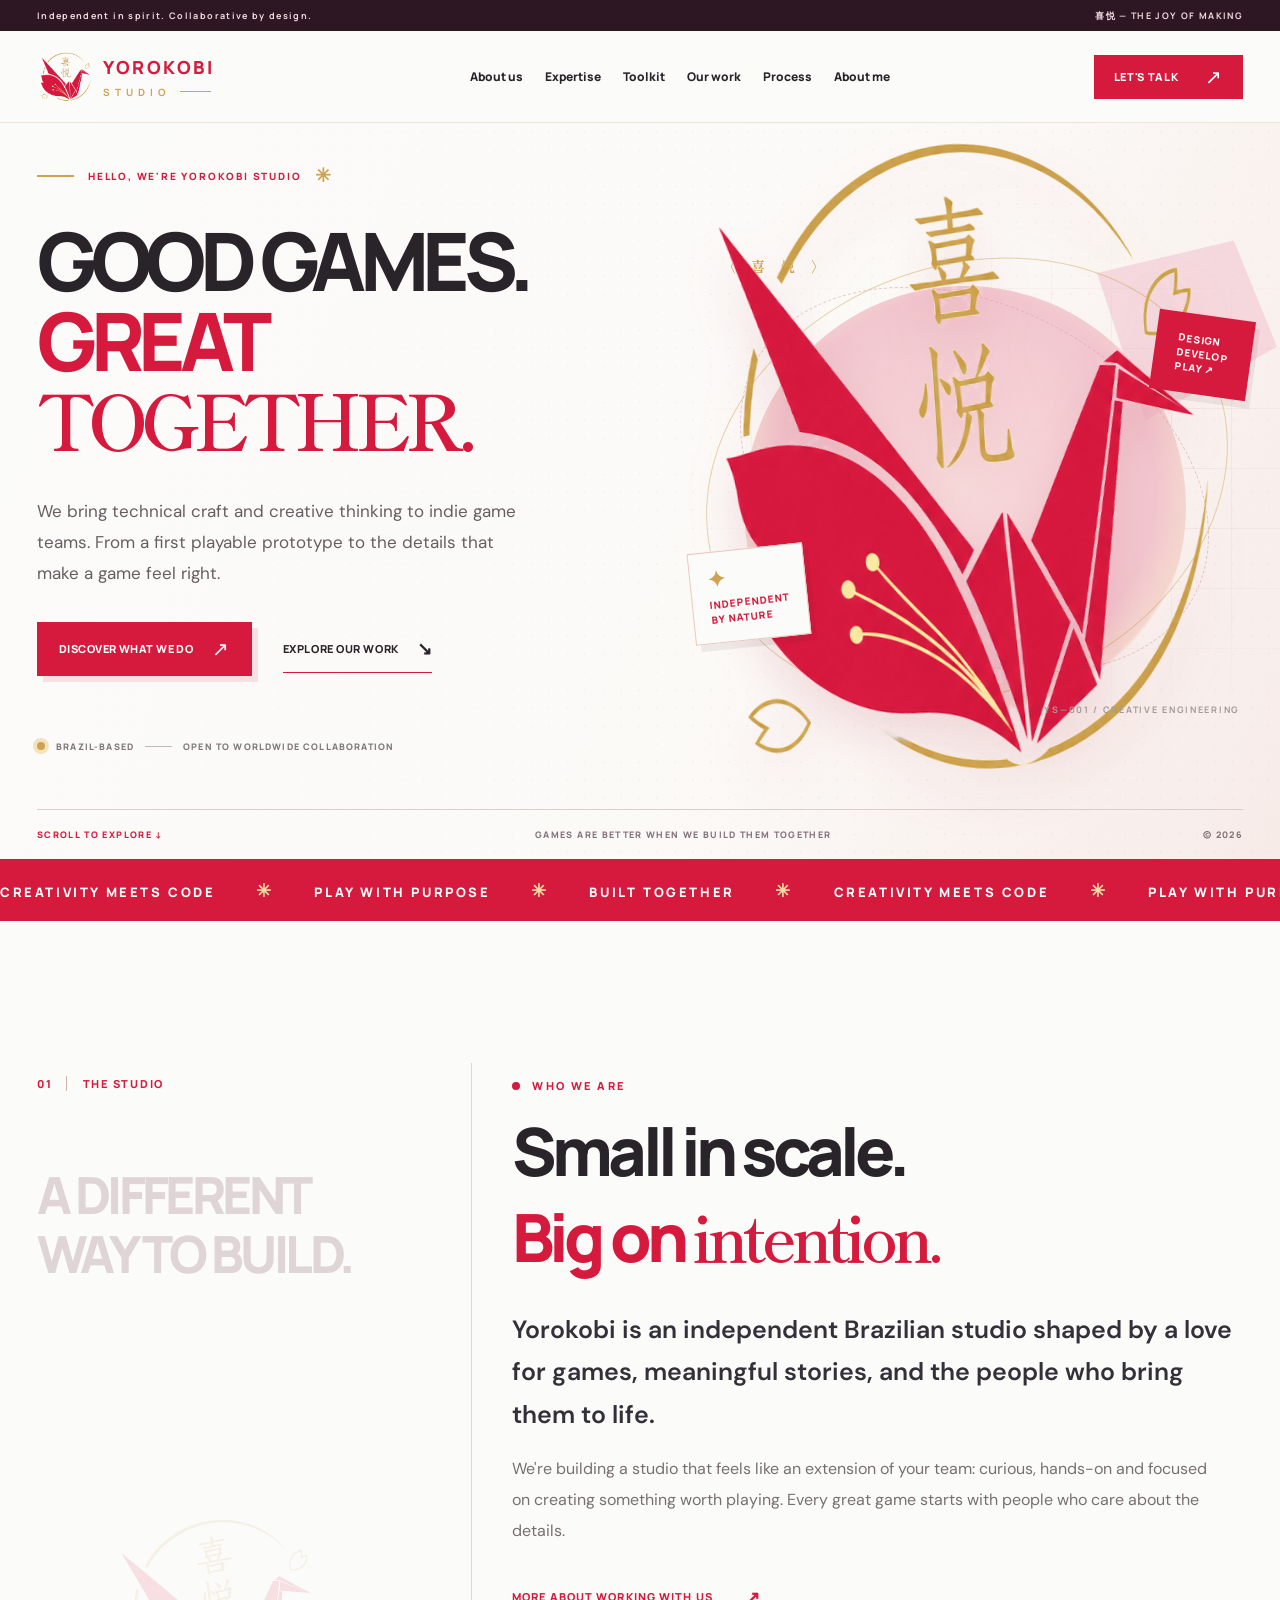
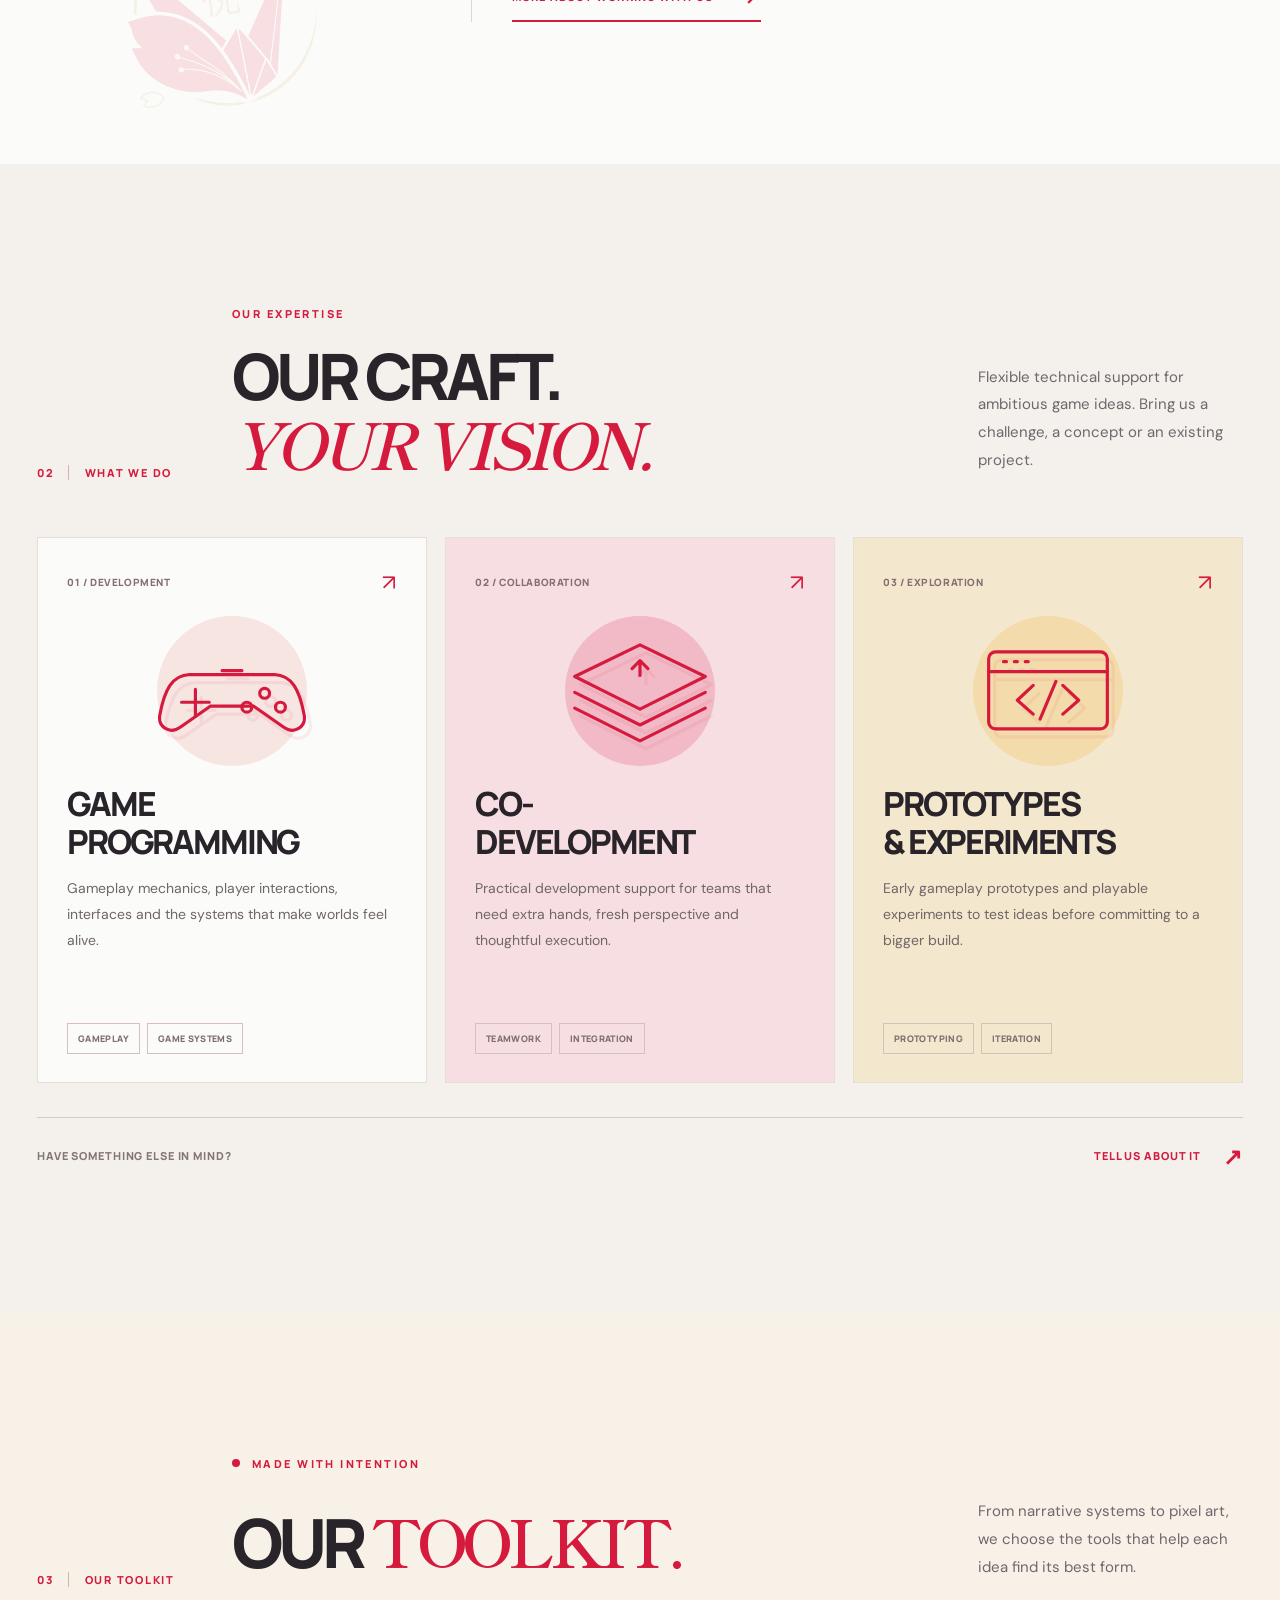
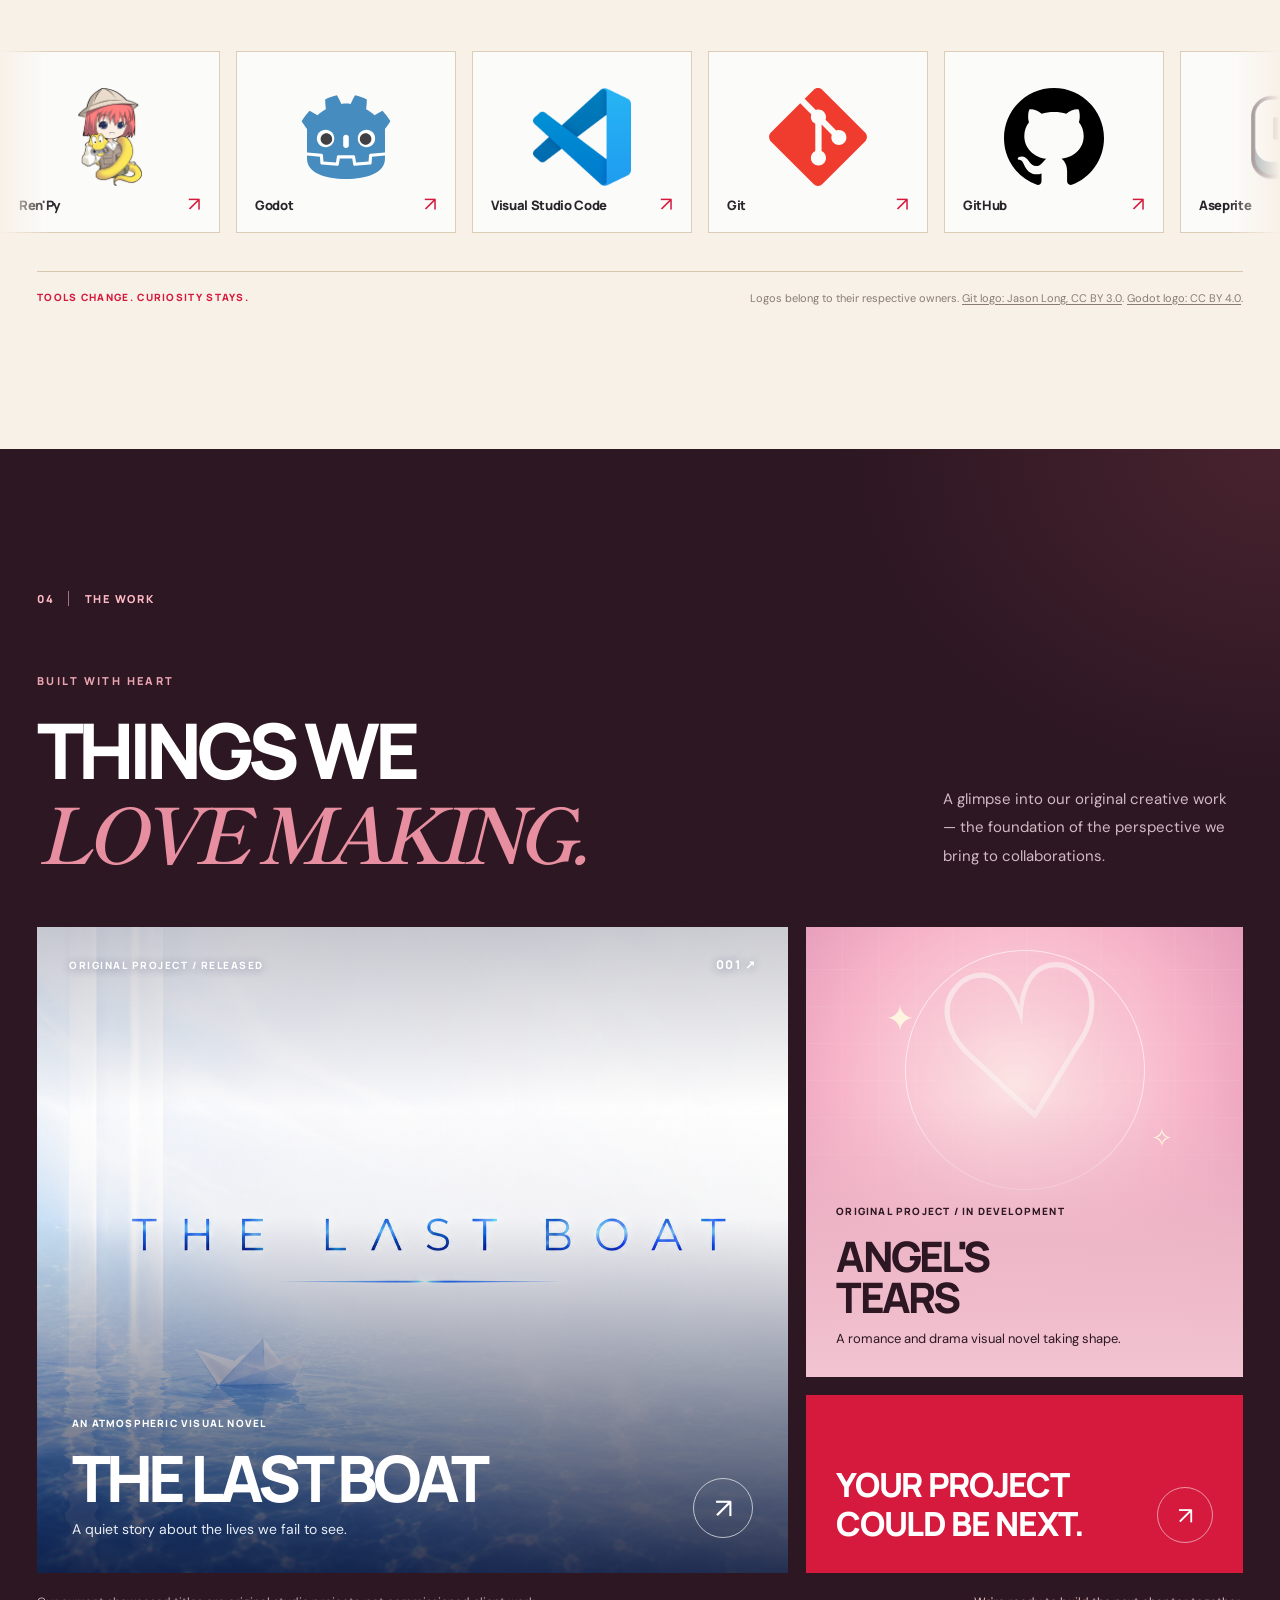
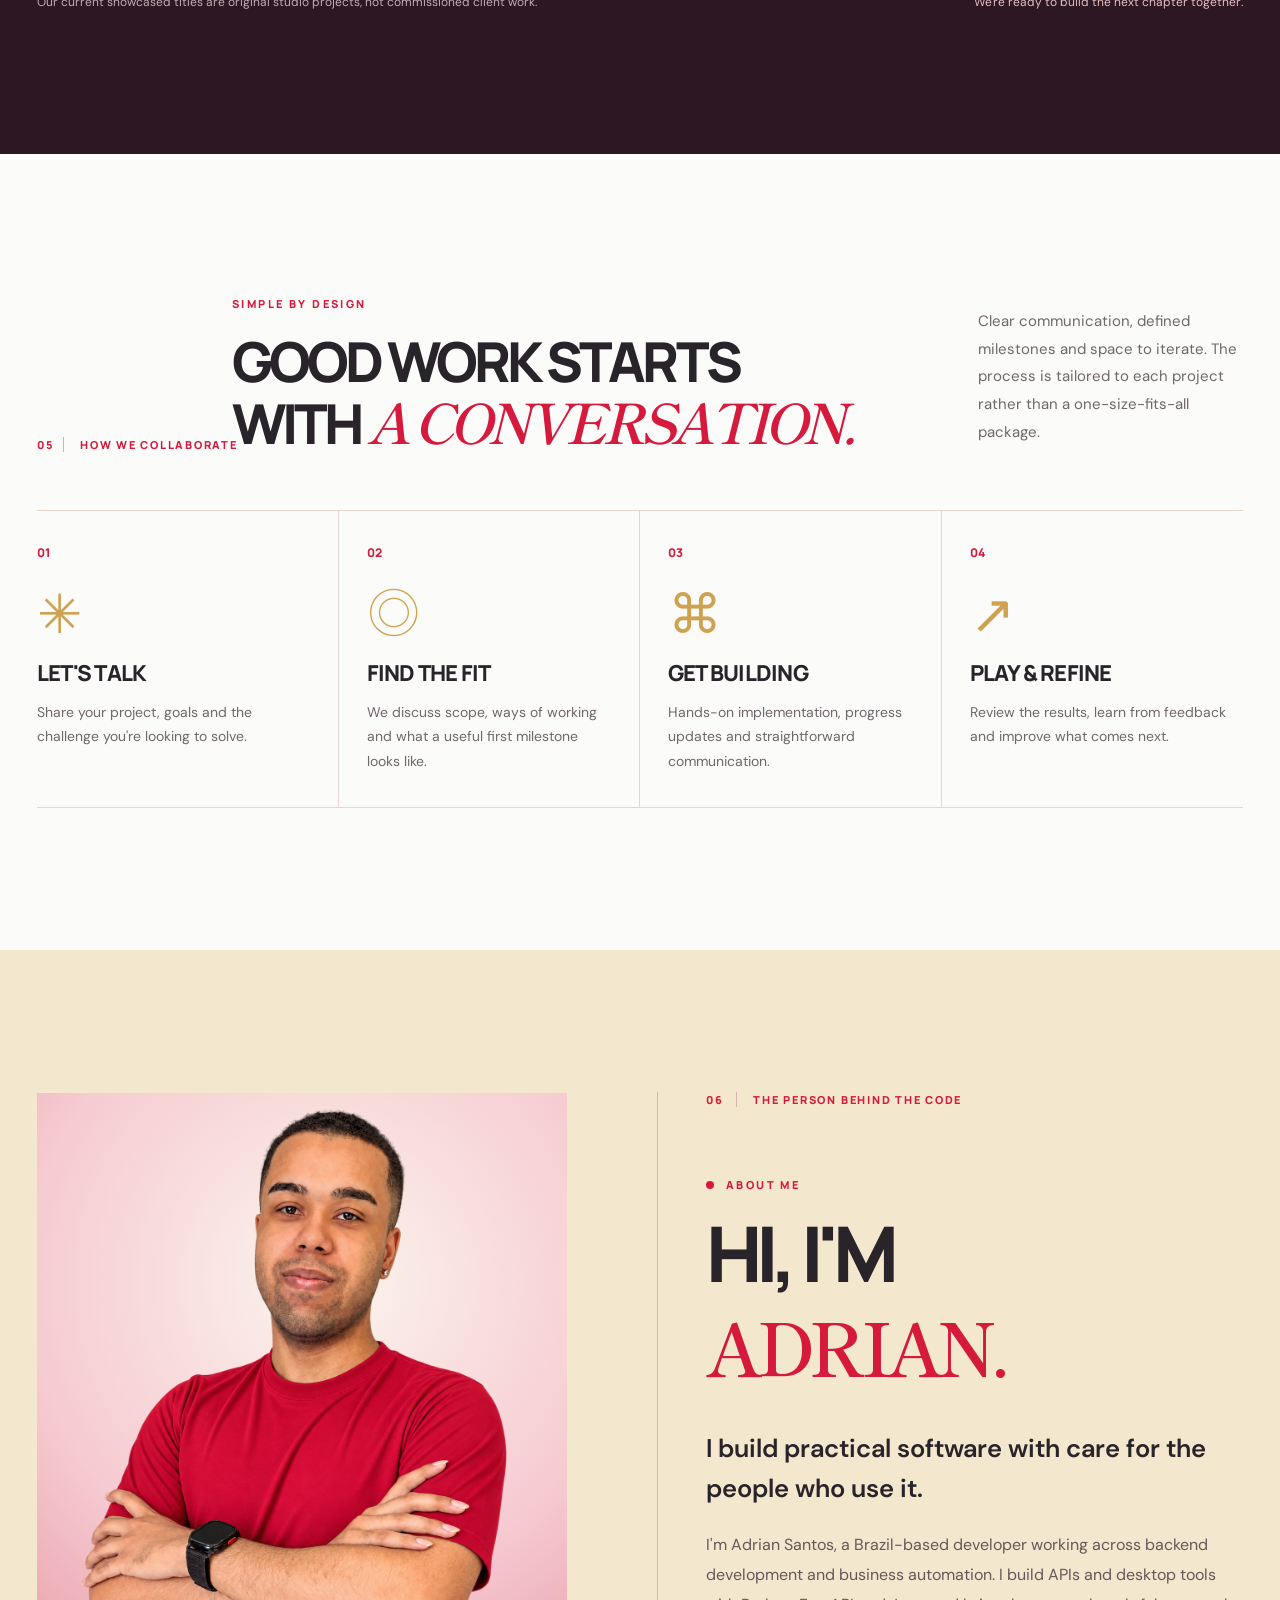
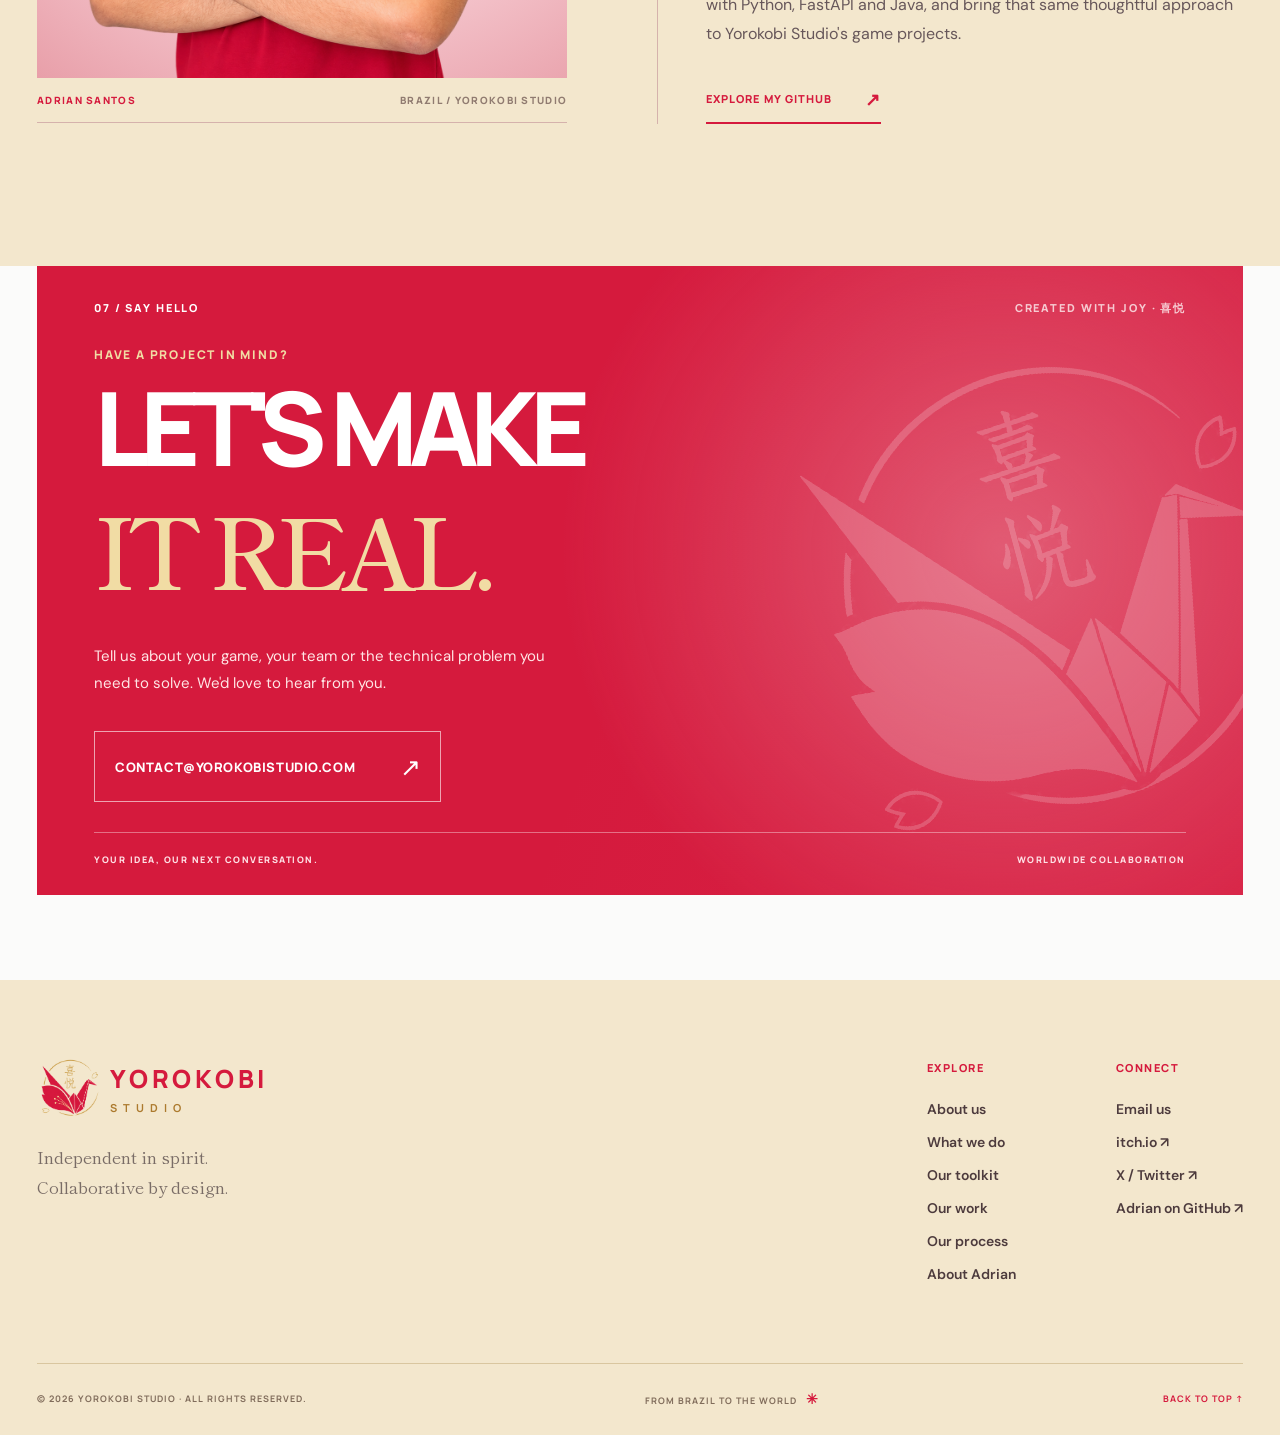
<file: index.html>
<!doctype html>
<html lang="en">
<head>
  <meta charset="utf-8">
  <meta name="viewport" content="width=device-width, initial-scale=1">
  <meta name="color-scheme" content="light">
  <meta name="theme-color" content="#FBFBFA">
  <meta name="description" content="Yorokobi Studio is an independent game development partner from Brazil. Game programming, co-development and prototyping for creative teams around the world.">
  <meta property="og:type" content="website">
  <meta property="og:title" content="Yorokobi Studio — Made to Create Together">
  <meta property="og:description" content="Independent game development, programming, prototyping and co-development for creators worldwide.">
  <meta property="og:url" content="https://www.yorokobistudio.com/">
  <meta property="og:image" content="https://www.yorokobistudio.com/assets/img/yorokobi-original.jpg">
  <link rel="canonical" href="https://www.yorokobistudio.com/">
  <link rel="icon" href="assets/favicon/favicon.ico" sizes="any">
  <link rel="icon" href="assets/favicon/favicon.svg" type="image/svg+xml">
  <link rel="apple-touch-icon" href="assets/favicon/apple-touch-icon.png">
  <link rel="preconnect" href="https://fonts.googleapis.com">
  <link rel="preconnect" href="https://fonts.gstatic.com" crossorigin>
  <link href="https://fonts.googleapis.com/css2?family=DM+Sans:wght@400;500;600;700&family=Manrope:wght@400;500;600;700;800&family=Shippori+Mincho:wght@500;600;700&display=swap" rel="stylesheet">
  <link rel="stylesheet" href="assets/css/style.css">
  <title>Yorokobi Studio — Made to Create Together</title>
</head>
<body>
  <a href="#main" class="skip-link">Skip to content</a>
  <div class="topline" aria-hidden="true">
    <div class="container topline-inner"><span>Independent in spirit. Collaborative by design.</span><span>喜悦 — THE JOY OF MAKING</span></div>
  </div>
  <header class="site-header" data-header>
    <div class="container nav-shell">
      <a class="brand" href="#top" aria-label="Yorokobi Studio home">
        <img src="assets/img/yorokobi-crane.png" width="56" height="56" alt="" class="brand-symbol">
        <span class="brand-type"><strong>YOROKOBI</strong><span>STUDIO<span class="brand-line"></span></span></span>
      </a>
      <nav class="desktop-nav" aria-label="Primary navigation">
        <a href="#about">About us</a><a href="#services">Expertise</a><a href="#toolkit">Toolkit</a><a href="#work">Our work</a><a href="#process">Process</a><a href="#adrian">About me</a>
      </nav>
      <a class="header-cta" href="mailto:contact@yorokobistudio.com?subject=Project%20inquiry%20%E2%80%94%20Yorokobi%20Studio">LET'S TALK <span aria-hidden="true">↗</span></a>
      <button class="menu-toggle" type="button" data-menu-toggle aria-controls="mobile-menu" aria-expanded="false" aria-label="Open navigation menu">
        <span></span><span></span><span></span>
      </button>
    </div>
    <nav class="mobile-nav" id="mobile-menu" aria-label="Mobile navigation" data-mobile-nav hidden>
      <a href="#about">About us</a><a href="#services">Expertise</a><a href="#toolkit">Toolkit</a><a href="#work">Our work</a><a href="#process">Process</a><a href="#adrian">About me</a><a href="#contact">Contact us ↗</a>
    </nav>
  </header>

  <main id="main">
    <section class="hero" id="top" aria-labelledby="hero-title">
      <div class="hero-backdrop" aria-hidden="true"></div>
      <div class="container hero-inner">
        <div class="hero-copy">
          <div class="eyebrow"><span class="eyebrow-line"></span> HELLO, WE'RE YOROKOBI STUDIO <span class="eyebrow-cross" aria-hidden="true">✳</span></div>
          <h1 id="hero-title">GOOD GAMES.<br><span>GREAT</span><br><em>TOGETHER.</em></h1>
          <p class="hero-description">We bring technical craft and creative thinking to indie game teams. From a first playable prototype to the details that make a game feel right.</p>
          <div class="hero-buttons">
            <a href="#services" class="btn btn-primary">DISCOVER WHAT WE DO <span aria-hidden="true">↗</span></a>
            <a href="#work" class="text-link">EXPLORE OUR WORK <span aria-hidden="true">↘</span></a>
          </div>
          <div class="hero-footnote"><span class="status-ping"></span> BRAZIL-BASED <span class="hero-footnote-divider"></span> OPEN TO WORLDWIDE COLLABORATION</div>
        </div>
        <div class="hero-stage" role="img" aria-label="Yorokobi Studio red origami crane emblem">
          <div class="hero-stage-grid" aria-hidden="true"></div>
          <div class="hero-stage-orbit orbit-one" aria-hidden="true"></div>
          <div class="hero-stage-orbit orbit-two" aria-hidden="true"></div>
          <div class="hero-stage-sun" aria-hidden="true"></div>
          <div class="hero-stage-pink" aria-hidden="true"></div>
          <div class="hero-ornament top" aria-hidden="true">〈 喜 悦 〉</div>
          <img class="hero-crane" src="assets/img/yorokobi-crane.png" width="705" height="665" alt="">
          <div class="stage-sticker sticker-top" aria-hidden="true"><span>DESIGN</span><span>DEVELOP</span><span>PLAY ↗</span></div>
          <div class="stage-sticker sticker-bottom" aria-hidden="true"><span class="sticker-symbol">✦</span><span>INDEPENDENT<br>BY NATURE</span></div>
          <span class="stage-coordinate" aria-hidden="true">YS—001 / CREATIVE ENGINEERING</span>
        </div>
      </div>
      <div class="hero-bottom container"><span>SCROLL TO EXPLORE <span aria-hidden="true">↓</span></span><span>GAMES ARE BETTER WHEN WE BUILD THEM TOGETHER</span><span>© 2026</span></div>
    </section>

    <div class="marquee" aria-label="Programming, collaboration and creativity"><div class="marquee-track" aria-hidden="true">
      <span>CREATIVITY MEETS CODE <b>✳</b> PLAY WITH PURPOSE <b>✳</b> BUILT TOGETHER <b>✳</b> CREATIVITY MEETS CODE <b>✳</b> PLAY WITH PURPOSE <b>✳</b> BUILT TOGETHER <b>✳</b></span>
    </div></div>

    <section class="intro section-pad" id="about" aria-labelledby="about-title">
      <div class="container intro-grid">
        <div class="section-side reveal"><div class="section-index"><span>01</span><span>THE STUDIO</span></div><div class="intro-chapter">A DIFFERENT<br>WAY TO BUILD.</div><img src="assets/img/yorokobi-crane.png" alt="" loading="lazy" class="intro-watermark"></div>
        <div class="intro-content reveal">
          <p class="micro-heading"><span class="red-dot"></span> WHO WE ARE</p>
          <h2 id="about-title">Small in scale.<br><span>Big on</span> <em>intention.</em></h2>
          <p class="intro-lead">Yorokobi is an independent Brazilian studio shaped by a love for games, meaningful stories, and the people who bring them to life.</p>
          <p>We're building a studio that feels like an extension of your team: curious, hands-on and focused on creating something worth playing. Every great game starts with people who care about the details.</p>
          <a href="#contact" class="underlined-link">MORE ABOUT WORKING WITH US <span aria-hidden="true">↗</span></a>
        </div>
      </div>
    </section>

    <section class="services section-pad" id="services" aria-labelledby="services-title">
      <div class="container">
        <div class="section-heading reveal"><div class="section-index"><span>02</span><span>WHAT WE DO</span></div><div><p class="micro-heading">OUR EXPERTISE</p><h2 id="services-title">OUR CRAFT.<br><em>YOUR VISION.</em></h2></div><p>Flexible technical support for ambitious game ideas. Bring us a challenge, a concept or an existing project.</p></div>
        <div class="services-grid">
          <a class="service-card reveal" href="mailto:contact@yorokobistudio.com?subject=Game%20programming%20inquiry"><div class="service-top"><span>01 / DEVELOPMENT</span><span class="service-arrow" aria-hidden="true">↗</span></div><div class="service-visual gamepad-visual" aria-hidden="true"><svg viewBox="0 0 180 115"><path d="M47 41C30 42 22 55 17 82c-2 12 10 20 21 12l30-21h44l30 21c11 8 23 0 21-12-5-27-13-40-30-41H47Z"/><path d="M53 56v27M39 69h28"/><circle cx="123" cy="60" r="5"/><circle cx="139" cy="74" r="5"/><circle cx="105" cy="74" r="5"/><path d="M80 37h20"/></svg></div><div><h3>GAME<br>PROGRAMMING</h3><p>Gameplay mechanics, player interactions, interfaces and the systems that make worlds feel alive.</p></div><div class="service-tags"><span>GAMEPLAY</span><span>GAME SYSTEMS</span></div></a>
          <a class="service-card service-card-pink reveal" href="mailto:contact@yorokobistudio.com?subject=Co-development%20inquiry"><div class="service-top"><span>02 / COLLABORATION</span><span class="service-arrow" aria-hidden="true">↗</span></div><div class="service-visual stack-visual" aria-hidden="true"><svg viewBox="0 0 180 115"><path d="m90 11 66 32-66 33-66-33 66-32Z"/><path d="m24 59 66 33 66-33M24 75l66 33 66-33"/><path d="M90 42v-15M82 35l8-8 8 8"/></svg></div><div><h3>CO-<br>DEVELOPMENT</h3><p>Practical development support for teams that need extra hands, fresh perspective and thoughtful execution.</p></div><div class="service-tags"><span>TEAMWORK</span><span>INTEGRATION</span></div></a>
          <a class="service-card service-card-gold reveal" href="mailto:contact@yorokobistudio.com?subject=Prototyping%20inquiry"><div class="service-top"><span>03 / EXPLORATION</span><span class="service-arrow" aria-hidden="true">↗</span></div><div class="service-visual prototype-visual" aria-hidden="true"><svg viewBox="0 0 180 115"><rect x="30" y="18" width="120" height="78" rx="7"/><path d="M30 38h120M45 28h3M56 28h3M67 28h3M75 52l-16 15 16 14M105 52l16 15-16 14M98 48l-16 38"/></svg></div><div><h3>PROTOTYPES<br>&amp; EXPERIMENTS</h3><p>Early gameplay prototypes and playable experiments to test ideas before committing to a bigger build.</p></div><div class="service-tags"><span>PROTOTYPING</span><span>ITERATION</span></div></a>
        </div>
        <div class="services-foot reveal"><span>HAVE SOMETHING ELSE IN MIND?</span><a href="mailto:contact@yorokobistudio.com?subject=Let's%20discuss%20a%20game%20project">TELL US ABOUT IT <span aria-hidden="true">↗</span></a></div>
      </div>
    </section>

    <section class="toolkit section-pad" id="toolkit" aria-labelledby="toolkit-title">
      <div class="container toolkit-intro reveal">
        <div class="section-index"><span>03</span><span>OUR TOOLKIT</span></div>
        <div><p class="micro-heading"><span class="red-dot"></span> MADE WITH INTENTION</p><h2 id="toolkit-title">OUR <em>TOOLKIT.</em></h2></div>
        <p>From narrative systems to pixel art, we choose the tools that help each idea find its best form.</p>
      </div>
      <div class="toolkit-marquee" aria-label="Tools used by Yorokobi Studio">
        <div class="toolkit-track" data-toolkit-track>
          <div class="toolkit-group">
            <a class="toolkit-card" href="https://www.renpy.org/" target="_blank" rel="noopener noreferrer"><img src="assets/img/toolkit/renpy.png" alt="" width="130" height="200"><span>Ren'Py</span><span class="toolkit-arrow" aria-hidden="true">↗</span></a>
            <a class="toolkit-card" href="https://godotengine.org/" target="_blank" rel="noopener noreferrer"><img src="assets/img/toolkit/godot.svg" alt="" width="1024" height="1024"><span>Godot</span><span class="toolkit-arrow" aria-hidden="true">↗</span></a>
            <a class="toolkit-card" href="https://code.visualstudio.com/" target="_blank" rel="noopener noreferrer"><img src="assets/img/toolkit/visual-studio-code.png" alt="" width="1024" height="1024"><span>Visual Studio Code</span><span class="toolkit-arrow" aria-hidden="true">↗</span></a>
            <a class="toolkit-card" href="https://git-scm.com/" target="_blank" rel="noopener noreferrer"><img src="assets/img/toolkit/git.svg" alt="" width="78" height="78"><span>Git</span><span class="toolkit-arrow" aria-hidden="true">↗</span></a>
            <a class="toolkit-card" href="https://github.com/" target="_blank" rel="noopener noreferrer"><img src="assets/img/toolkit/github.svg" alt="" width="98" height="96"><span>GitHub</span><span class="toolkit-arrow" aria-hidden="true">↗</span></a>
            <a class="toolkit-card" href="https://www.aseprite.org/" target="_blank" rel="noopener noreferrer"><img src="assets/img/toolkit/aseprite-hd.png" alt="" width="512" height="512"><span>Aseprite</span><span class="toolkit-arrow" aria-hidden="true">↗</span></a>
            <a class="toolkit-card" href="https://krita.org/" target="_blank" rel="noopener noreferrer"><img src="assets/img/toolkit/krita.png" alt="" width="272" height="76"><span>Krita</span><span class="toolkit-arrow" aria-hidden="true">↗</span></a>
            <a class="toolkit-card" href="https://www.mapeditor.org/" target="_blank" rel="noopener noreferrer"><img src="assets/img/toolkit/tiled-app.png" alt="" width="512" height="512"><span>Tiled</span><span class="toolkit-arrow" aria-hidden="true">↗</span></a>
            <a class="toolkit-card" href="https://www.inklestudios.com/ink/" target="_blank" rel="noopener noreferrer"><img src="assets/img/toolkit/ink-inky.png" alt="" width="512" height="512"><span>Ink / Inky</span><span class="toolkit-arrow" aria-hidden="true">↗</span></a>
          </div>
        </div>
      </div>
      <div class="container toolkit-foot"><span>TOOLS CHANGE. CURIOSITY STAYS.</span><p>Logos belong to their respective owners. <a href="https://git-scm.com/community/logos" target="_blank" rel="noopener noreferrer">Git logo: Jason Long, CC BY 3.0</a>. <a href="https://godotengine.org/press/" target="_blank" rel="noopener noreferrer">Godot logo: CC BY 4.0</a>.</p></div>
    </section>

    <section class="work section-pad" id="work" aria-labelledby="work-title">
      <div class="container">
        <div class="work-title-row reveal"><div><div class="section-index light-index"><span>04</span><span>THE WORK</span></div><p class="micro-heading light-micro">BUILT WITH HEART</p><h2 id="work-title">THINGS WE<br><em>LOVE MAKING.</em></h2></div><p>A glimpse into our original creative work — the foundation of the perspective we bring to collaborations.</p></div>
        <div class="work-showcase reveal">
          <a class="work-feature" href="https://yorokobi-studio.itch.io/" target="_blank" rel="noopener noreferrer" aria-label="Visit Yorokobi Studio on itch.io to explore The Last Boat">
            <img src="assets/img/the-last-boat.png" alt="The Last Boat cover artwork: a paper boat floating across luminous blue water" loading="lazy">
            <div class="work-feature-shade"></div>
            <div class="work-feature-top"><span>ORIGINAL PROJECT / RELEASED</span><span>001 ↗</span></div>
            <div class="work-feature-bottom"><div><span class="tiny-label">AN ATMOSPHERIC VISUAL NOVEL</span><h3>THE LAST BOAT</h3><p>A quiet story about the lives we fail to see.</p></div><span class="work-circle" aria-hidden="true">↗</span></div>
          </a>
          <div class="work-side">
            <article class="work-upcoming"><div class="work-upcoming-art" aria-hidden="true"><span class="falling-star star-a">✦</span><span class="falling-star star-b">✧</span><div class="heart-line">♡</div><div class="angel-arc"></div></div><div class="work-upcoming-body"><span class="tiny-label">ORIGINAL PROJECT / IN DEVELOPMENT</span><h3>ANGEL'S<br>TEARS</h3><p>A romance and drama visual novel taking shape.</p></div></article>
            <a class="work-more" href="#contact"><span>YOUR PROJECT<br>COULD BE NEXT.</span><span class="round-arrow" aria-hidden="true">↗</span></a>
          </div>
        </div>
        <div class="work-disclaimer">Our current showcased titles are original studio projects, not commissioned client work. <span>We're ready to build the next chapter together.</span></div>
      </div>
    </section>

    <section class="approach section-pad" id="process" aria-labelledby="process-title"><div class="container">
      <div class="section-heading reveal approach-heading"><div class="section-index"><span>05</span><span>HOW WE COLLABORATE</span></div><div><p class="micro-heading">SIMPLE BY DESIGN</p><h2 id="process-title">GOOD WORK STARTS<br>WITH <em>A CONVERSATION.</em></h2></div><p>Clear communication, defined milestones and space to iterate. The process is tailored to each project rather than a one-size-fits-all package.</p></div>
      <div class="steps">
        <article class="step reveal"><span class="step-num">01</span><div class="step-icon" aria-hidden="true">✳</div><h3>LET'S TALK</h3><p>Share your project, goals and the challenge you're looking to solve.</p></article>
        <article class="step reveal"><span class="step-num">02</span><div class="step-icon" aria-hidden="true">◎</div><h3>FIND THE FIT</h3><p>We discuss scope, ways of working and what a useful first milestone looks like.</p></article>
        <article class="step reveal"><span class="step-num">03</span><div class="step-icon" aria-hidden="true">⌘</div><h3>GET BUILDING</h3><p>Hands-on implementation, progress updates and straightforward communication.</p></article>
        <article class="step reveal"><span class="step-num">04</span><div class="step-icon" aria-hidden="true">↗</div><h3>PLAY &amp; REFINE</h3><p>Review the results, learn from feedback and improve what comes next.</p></article>
      </div>
    </div></section>

    <section class="person section-pad" id="adrian" aria-labelledby="adrian-title">
      <div class="container person-grid">
        <div class="person-portrait reveal">
          <div class="person-photo-frame"><img src="assets/img/adrian-santos.png" width="1122" height="1402" alt="Portrait of Adrian Santos" loading="lazy"></div>
          <div class="person-photo-caption"><span>ADRIAN SANTOS</span><span>BRAZIL / YOROKOBI STUDIO</span></div>
        </div>
        <div class="person-content reveal">
          <div class="section-index"><span>06</span><span>THE PERSON BEHIND THE CODE</span></div>
          <p class="micro-heading"><span class="red-dot"></span> ABOUT ME</p>
          <h2 id="adrian-title">HI, I'M<br><em>ADRIAN.</em></h2>
          <p class="person-lead">I build practical software with care for the people who use it.</p>
          <p>I'm Adrian Santos, a Brazil-based developer working across backend development and business automation. I build APIs and desktop tools with Python, FastAPI and Java, and bring that same thoughtful approach to Yorokobi Studio's game projects.</p>
          <a href="https://github.com/AdrianSantosBFX" class="underlined-link" target="_blank" rel="noopener noreferrer">EXPLORE MY GITHUB <span aria-hidden="true">↗</span></a>
        </div>
      </div>
    </section>

    <section class="contact-section" id="contact" aria-labelledby="contact-title"><div class="container contact-box reveal">
      <div class="contact-topline"><span>07 / SAY HELLO</span><span>CREATED WITH JOY · 喜悦</span></div>
      <img src="assets/img/yorokobi-crane.png" class="contact-bird" alt="" loading="lazy">
      <div class="contact-body"><p>HAVE A PROJECT IN MIND?</p><h2 id="contact-title">LET'S MAKE<br><em>IT REAL.</em></h2><span>Tell us about your game, your team or the technical problem you need to solve. We'd love to hear from you.</span><a class="contact-action" href="mailto:contact@yorokobistudio.com?subject=Game%20development%20inquiry"><span>CONTACT@YOROKOBISTUDIO.COM</span><strong aria-hidden="true">↗</strong></a></div>
      <div class="contact-bottom"><span>YOUR IDEA, OUR NEXT CONVERSATION.</span><span>WORLDWIDE COLLABORATION</span></div>
    </div></section>
  </main>

  <footer class="site-footer"><div class="container">
    <div class="footer-main"><div><a href="#top" class="footer-brand"><img src="assets/img/yorokobi-crane.png" alt="" width="64" height="64" loading="lazy"><span><strong>YOROKOBI</strong><small>STUDIO</small></span></a><p>Independent in spirit.<br>Collaborative by design.</p></div><div class="footer-links"><div><span>EXPLORE</span><a href="#about">About us</a><a href="#services">What we do</a><a href="#toolkit">Our toolkit</a><a href="#work">Our work</a><a href="#process">Our process</a><a href="#adrian">About Adrian</a></div><div><span>CONNECT</span><a href="mailto:contact@yorokobistudio.com">Email us</a><a href="https://yorokobi-studio.itch.io/" rel="noopener noreferrer" target="_blank">itch.io ↗</a><a href="https://x.com/YorokobiStudio" rel="noopener noreferrer" target="_blank">X / Twitter ↗</a><a href="https://github.com/AdrianSantosBFX" rel="noopener noreferrer" target="_blank">Adrian on GitHub ↗</a></div></div></div>
    <div class="footer-bottom"><span>© <span id="year">2026</span> YOROKOBI STUDIO · ALL RIGHTS RESERVED.</span><span>FROM BRAZIL TO THE WORLD <b>✳</b></span><a href="#top">BACK TO TOP ↑</a></div>
  </div></footer>
  <script src="assets/js/main.js" defer></script>
</body>
</html>
</file>
<file: assets/css/style.css>
/* ============================================================
   YOROKOBI STUDIO  /  Website styles
   Palette: original studio reds, blushes, champagne and gold.
   Pure CSS + HTML + JS. Desktop-first editorial layout,
   adapted for mobile. Components are grouped for upgrades.
   ============================================================ */
:root{
  --red:#D51A3D;--red-dark:#A91537;--rose:#E55F73;--blush:#F6CAD1;--blush-mid:#EF9AA9;
  --pink:#E67494;--gold:#CEA251;--light-gold:#F1DCA4;--cream:#F3E7CD;
  --white:#FBFBFA;--gray:#DCDCD4;--ink:#29242A;--ink-muted:#70666C;--dark:#2C1722;
  --max:1320px;--sans:'Manrope','Arial',sans-serif;--body:'DM Sans',Arial,sans-serif;
  --serif:'Shippori Mincho',Georgia,serif;
  --ease:cubic-bezier(.22,1,.36,1);
}
*{box-sizing:border-box}
html{scroll-behavior:smooth;scroll-padding-top:91px}
body{margin:0;background:var(--white);color:var(--ink);font-family:var(--body);font-size:16px;-webkit-font-smoothing:antialiased}
body.menu-open{overflow:hidden}
::selection{background:var(--red);color:#fff}
a{text-decoration:none;color:inherit}
button{font:inherit}
img,svg{max-width:100%}
img{display:block}
.container{width:min(var(--max),calc(100% - 96px));margin:auto}
.skip-link{position:fixed;z-index:1000;top:-80px;left:16px;color:#fff;background:var(--red);padding:12px 24px;font-weight:700}
.skip-link:focus{top:16px}
:focus-visible{outline:3px solid var(--gold);outline-offset:4px}
.section-pad{padding:142px 0}
.reveal{opacity:0;transform:translateY(35px);transition:opacity .85s var(--ease),transform .85s var(--ease)}
.reveal.visible{opacity:1;transform:translateY(0)}
/* Utilities */
.micro-heading{display:flex;align-items:center;gap:12px;margin:0 0 21px;color:var(--red);font:800 11px var(--sans);letter-spacing:.22em}
.red-dot{width:8px;height:8px;background:var(--red);border-radius:50%}
.section-index{display:flex;align-items:center;gap:16px;color:var(--red);font:800 11px var(--sans);letter-spacing:.16em;white-space:nowrap}
.section-index span:first-child{min-width:27px;padding-right:13px;border-right:1px solid #d5b2ac}
.section-heading{display:grid;grid-template-columns:215px 1fr 290px;align-items:end;gap:38px;margin-bottom:58px}
.section-heading h2,.work-title-row h2{font:800 clamp(48px,5vw,78px)/1.055 var(--sans);letter-spacing:-.072em;margin:0}
.section-heading h2 em,.work-title-row h2 em{font-family:var(--serif);font-weight:600;color:var(--red);letter-spacing:-.09em}
.section-heading > p{color:var(--ink-muted);font:400 15px/1.85 var(--body);margin:0 0 5px}
/* Pre-header & nav */
.topline{height:31px;background:var(--dark);color:#f1d9df;font:700 9px var(--sans);letter-spacing:.15em}
.topline-inner{height:100%;display:flex;align-items:center;justify-content:space-between}
.site-header{height:92px;position:sticky;top:0;z-index:50;background:rgba(251,251,250,.96);border-bottom:1px solid rgba(206,162,81,.25);transition:box-shadow .3s,background .3s;backdrop-filter:blur(14px)}
.site-header.scrolled{box-shadow:0 10px 30px rgba(58,23,34,.08)}
.nav-shell{height:100%;display:flex;align-items:center;gap:30px}
.brand{display:inline-flex;align-items:center;gap:11px;flex-shrink:0;min-width:229px}
.brand-symbol{height:55px;width:55px;object-fit:contain}
.brand-type{display:flex;flex-direction:column;line-height:1;gap:6px}
.brand-type strong{font:800 18px var(--sans);color:var(--red);letter-spacing:.14em}
.brand-type>span{display:flex;align-items:center;gap:10px;color:var(--gold);font:700 10px var(--sans);letter-spacing:.49em}
.brand-line{display:inline-block;height:1px;width:31px;background:var(--gold)}
.desktop-nav{display:flex;gap:34px;align-items:center;justify-content:center;flex:1}
.desktop-nav a{position:relative;font:800 12px var(--sans);transition:color .25s}
.desktop-nav a:after{content:'';height:2px;width:0;position:absolute;bottom:-8px;left:0;background:var(--red);transition:width .3s var(--ease)}
.desktop-nav a:hover{color:var(--red)}
.desktop-nav a:hover:after,.desktop-nav a:focus-visible:after{width:100%}
.header-cta{height:44px;display:flex;align-items:center;gap:27px;justify-content:center;padding:0 20px;background:var(--red);color:#fff;font:800 11px var(--sans);letter-spacing:.06em;transition:background .25s,transform .25s}
.header-cta:hover{background:var(--red-dark);transform:translateY(-2px)}
.header-cta span{font-size:20px;font-weight:400}
.menu-toggle{display:none;border:0;background:none;min-height:44px;min-width:44px;padding:10px;cursor:pointer}
.menu-toggle span{display:block;width:24px;height:2px;margin:5px 0;background:var(--red);transition:transform .2s}
.mobile-nav[hidden]{display:none!important}
.mobile-nav{position:absolute;left:0;right:0;top:100%;height:auto;background:#fbfbfa;border-bottom:1px solid var(--gold);padding:25px 30px 32px;box-shadow:0 30px 45px #29242a25}
.mobile-nav a{display:block;padding:13px 4px;font:800 20px var(--sans);border-bottom:1px solid #e9ded5}
/* Hero */
.hero{position:relative;min-height:735px;overflow:hidden;background:linear-gradient(114deg,#fbfbfa 0%,#fcfaf7 60%,#f7ebe8 100%)}
.hero-backdrop{position:absolute;inset:0;background-image:radial-gradient(#d8c8c14a .8px,transparent .8px);background-size:18px 18px;opacity:.45;mask-image:linear-gradient(90deg,transparent 0%,black 55%,black 100%)}
.hero-inner{display:grid;grid-template-columns:53% 47%;min-height:686px;align-items:center;position:relative}
.hero-copy{padding:42px 0 55px;z-index:2}
.eyebrow{display:flex;align-items:center;gap:14px;color:var(--red);font:800 10px var(--sans);letter-spacing:.18em;margin-bottom:36px}
.eyebrow-line{display:block;width:37px;height:2px;background:var(--gold)}
.eyebrow-cross{color:var(--gold);font-size:19px;line-height:1}
.hero h1{font:800 clamp(64px,6.5vw,112px)/.99 var(--sans);letter-spacing:-.08em;margin:0;white-space:nowrap}
.hero h1 span{color:var(--red)}
.hero h1 em{font:600 .94em/.96 var(--serif);letter-spacing:-.09em;color:var(--red)}
.hero-description{max-width:490px;margin:35px 0 32px;color:#665e63;font:400 17px/1.85 var(--body)}
.hero-buttons{display:flex;align-items:center;gap:31px;flex-wrap:wrap}
.btn{display:inline-flex;gap:19px;align-items:center;justify-content:space-between;min-height:54px;padding:0 22px;font:800 11px var(--sans);letter-spacing:.04em;transition:transform .25s,box-shadow .25s,background .25s}
.btn-primary{background:var(--red);color:#fff;box-shadow:6px 6px 0 rgba(213,26,61,.12)}
.btn-primary:hover{transform:translateY(-3px);box-shadow:6px 9px 0 rgba(213,26,61,.16);background:var(--red-dark)}
.btn span{font-size:20px;font-weight:400}
.text-link{color:var(--ink);border-bottom:1px solid var(--red);padding:12px 0;font:800 11px var(--sans);letter-spacing:.05em;display:flex;gap:18px;align-items:center}
.text-link:hover{color:var(--red)}
.text-link span{font-size:18px}
.hero-footnote{display:flex;align-items:center;gap:11px;margin-top:64px;color:#81777a;font:800 9px var(--sans);letter-spacing:.13em}
.status-ping{width:8px;height:8px;flex-shrink:0;background:var(--gold);border-radius:50%;box-shadow:0 0 0 4px #f2e2be}
.hero-footnote-divider{width:27px;height:1px;background:#c4b9b9}
.hero-stage{position:relative;width:100%;height:600px;align-self:center;isolation:isolate}
.hero-stage-grid{position:absolute;top:34px;left:15px;right:-130px;bottom:18px;background-image:linear-gradient(90deg,#cfa3aa36 1px,transparent 1px),linear-gradient(#cfa3aa36 1px,transparent 1px);background-size:60px 60px;mask-image:radial-gradient(ellipse at 52% 50%,#000 15%,transparent 76%);z-index:-2}
.hero-stage-orbit{position:absolute;inset:72px 0 45px 15px;border:1px solid rgba(206,162,81,.47);border-radius:50%;transform:rotate(-22deg) scaleX(.97)}
.hero-stage-orbit.orbit-two{inset:112px 40px 86px 70px;border-style:dashed;border-color:#cb9b9b80;transform:rotate(28deg) scaleX(1.09)}
.hero-stage-sun{position:absolute;z-index:-1;width:78%;aspect-ratio:1;top:17%;left:12%;border-radius:50%;background:radial-gradient(circle at 50% 45%,#f8dcdc,#f2c6cf 58%,#f5d8cf 69%,transparent 70%);filter:blur(.3px)}
.hero-stage-pink{position:absolute;width:180px;height:180px;right:-34px;top:47px;background:#edafbf65;clip-path:polygon(0 18%,76% 0,100% 59%,27% 100%);z-index:-1}
.hero-crane{position:absolute;width:94%;max-width:650px;top:48%;left:49%;transform:translate(-50%,-50%) rotate(-4deg);filter:drop-shadow(0 23px 24px #a9183822);animation:crane-float 7s ease-in-out infinite}
@keyframes crane-float{0%,100%{transform:translate(-50%,-50%) rotate(-4deg)}50%{transform:translate(-50%,-52%) rotate(-2deg)}}
.hero-ornament{position:absolute;top:62px;left:8%;font:700 14px var(--serif);letter-spacing:.42em;color:var(--gold)}
.stage-sticker{position:absolute;display:flex;flex-direction:column;font:800 10px/1.45 var(--sans);letter-spacing:.1em;box-shadow:5px 7px 0 rgba(78,33,45,.08)}
.sticker-top{top:121px;right:-8px;padding:18px 22px;background:var(--red);color:#fff;transform:rotate(8deg)}
.sticker-bottom{bottom:99px;left:15px;gap:7px;background:#fbfbfa;border:1px solid #ebc8bc;padding:16px 17px;color:var(--red);transform:rotate(-6deg)}
.sticker-symbol{font-size:22px;line-height:1;color:var(--gold)}
.stage-coordinate{position:absolute;right:3px;bottom:23px;font:700 9px var(--sans);color:#a49b98;letter-spacing:.19em}
.hero-bottom{display:flex;align-items:center;justify-content:space-between;position:relative;height:50px;border-top:1px solid #d9cecc;font:800 9px var(--sans);letter-spacing:.15em;color:#857579}
.hero-bottom span:first-child{color:var(--red)}
/* Marquee */
.marquee{background:var(--red);color:#fff;padding:19px 0;overflow:hidden;white-space:nowrap}
.marquee-track{width:max-content;animation:marquee 35s linear infinite}
.marquee-track span{font:800 13px var(--sans);letter-spacing:.2em}
.marquee-track b{color:var(--light-gold);padding:0 35px;font-size:18px}
@keyframes marquee{to{transform:translateX(-50%)}}
/* Introduction */
.intro{background:#FBFBFA;overflow:hidden}
.intro-grid{display:grid;grid-template-columns:36% 64%;min-height:410px}
.section-side{position:relative;padding:13px 40px 0 0;min-height:420px}
.intro-chapter{position:absolute;top:102px;left:0;color:#ded5d4;font:800 clamp(35px,4vw,58px)/1.15 var(--sans);letter-spacing:-.07em}
.intro-watermark{position:absolute;width:210px;bottom:-90px;left:75px;opacity:.13;transform:rotate(-8deg)}
.intro-content{padding:15px 0 0 40px;border-left:1px solid #e4d5cc}
.intro-content h2{font:800 clamp(47px,5.2vw,80px)/1.12 var(--sans);letter-spacing:-.073em;margin:0 0 29px}
.intro-content h2 span{color:var(--red)}
.intro-content h2 em{font:600 .95em var(--serif);color:var(--red)}
.intro-content p:not(.micro-heading){font:400 16px/1.95 var(--body);color:#786f70;max-width:715px;margin:0 0 17px}
.intro-content .intro-lead{font:600 clamp(19px,2vw,25px)/1.7 var(--body)!important;color:#343039!important;max-width:760px!important}
.underlined-link{margin-top:21px;display:inline-flex;align-items:center;gap:32px;padding-bottom:11px;border-bottom:2px solid var(--red);color:var(--red);font:800 11px var(--sans);letter-spacing:.1em}
.underlined-link span{font-size:18px}
/* Services */
.services{background:#F4F0EC}
.services .section-heading{margin-bottom:57px}
.services-grid{display:grid;grid-template-columns:repeat(3,minmax(0,1fr));gap:18px}
.service-card{min-height:546px;padding:30px 29px 28px;display:flex;flex-direction:column;background:#fbfbfa;border:1px solid #e7ded5;position:relative;overflow:hidden;transition:transform .35s var(--ease),box-shadow .35s var(--ease)}
.service-card:hover{transform:translateY(-8px);box-shadow:0 20px 35px #432a2513}
.service-card-pink{background:#F7DEE2}
.service-card-gold{background:#F3E7CD}
.service-top{display:flex;align-items:center;justify-content:space-between;gap:10px;font:800 10px var(--sans);letter-spacing:.06em;color:#856d71}
.service-arrow{font:400 22px var(--body);color:var(--red)}
.service-visual{height:188px;display:flex;align-items:center;justify-content:center;position:relative}
.service-visual:before{content:'';position:absolute;width:150px;height:150px;border-radius:50%;background:#f6e5e1}
.service-card-pink .service-visual:before{background:#f1bac6}
.service-card-gold .service-visual:before{background:#f4dbab}
.service-visual svg{position:relative;width:178px;max-height:140px;fill:none;stroke:var(--red);stroke-width:3.2;stroke-linejoin:round;stroke-linecap:round;filter:drop-shadow(6px 8px 0 #d51a3d12)}
.service-card h3{font:800 clamp(27px,2.6vw,36px)/1.15 var(--sans);letter-spacing:-.065em;margin:0 0 15px}
.service-card p{font:400 14px/1.85 var(--body);color:#6f6668;max-width:330px;margin:0}
.service-tags{margin-top:auto;padding-top:23px;display:flex;gap:7px;flex-wrap:wrap}
.service-tags span{font:800 9px var(--sans);letter-spacing:.04em;padding:8px 10px;border:1px solid #d7c0bb;color:#7c6c6c}
.services-foot{border-top:1px solid #d4cbc5;margin-top:34px;padding-top:22px;display:flex;justify-content:space-between;gap:20px;align-items:center;font:800 11px var(--sans);letter-spacing:.08em}
.services-foot span{color:#837775}
.services-foot a{color:var(--red);display:inline-flex;align-items:center;gap:22px}
.services-foot a span{font-size:23px;color:var(--red)}
.toolkit{background:#F8F1E8;overflow:hidden}
.toolkit-intro{display:grid;grid-template-columns:215px 1fr 290px;align-items:end;gap:38px;margin-bottom:54px}
.toolkit-intro h2{font:800 clamp(52px,5.3vw,82px)/1.05 var(--sans);letter-spacing:-.075em;margin:0}
.toolkit-intro h2 em{font:600 .96em var(--serif);color:var(--red)}
.toolkit-intro>p{color:var(--ink-muted);font:400 15px/1.85 var(--body);margin:0 0 5px}
.toolkit-marquee{overflow-x:auto;scrollbar-width:none;padding:10px 0;mask-image:linear-gradient(90deg,transparent,#000 4%,#000 96%,transparent)}
.toolkit-marquee::-webkit-scrollbar{display:none}
.toolkit-track{display:flex;width:max-content}
.toolkit-track.is-ready{animation:toolkit-scroll 46s linear infinite}
.toolkit-marquee:hover .toolkit-track,.toolkit-marquee:focus-within .toolkit-track,.toolkit-marquee:active .toolkit-track{animation-play-state:paused}
.toolkit-group{display:flex;gap:16px;padding-right:16px;flex:none}
.toolkit-card{width:220px;height:182px;flex:none;display:grid;grid-template-columns:1fr auto;grid-template-rows:1fr auto;align-items:end;gap:8px;background:var(--white);border:1px solid #decdb6;padding:18px;color:var(--ink);transition:border-color .25s,transform .25s}
.toolkit-card:hover,.toolkit-card:focus-visible{border-color:var(--red);transform:translateY(-4px)}
.toolkit-card img{grid-column:1/-1;width:100%;height:98px;object-fit:contain;object-position:center}
.toolkit-card span:not(.toolkit-arrow){font:800 13px var(--sans);letter-spacing:-.025em}
.toolkit-arrow{font:400 20px var(--body);color:var(--red);line-height:1}
.toolkit-foot{display:flex;justify-content:space-between;align-items:start;gap:40px;margin-top:28px;border-top:1px solid #d9c7ad;padding-top:18px}
.toolkit-foot>span{font:800 10px var(--sans);letter-spacing:.13em;color:var(--red);white-space:nowrap}
.toolkit-foot p{font:400 11px/1.6 var(--body);color:#887b73;margin:0;text-align:right}
.toolkit-foot a{text-decoration:underline;text-underline-offset:2px}
@keyframes toolkit-scroll{to{transform:translateX(-50%)}}
/* Featured Work */
.work{background:var(--dark);color:#fff;position:relative}
.work:before{content:'';position:absolute;top:0;right:0;width:450px;height:350px;background:radial-gradient(ellipse at top right,rgba(207,90,108,.17),transparent 70%);pointer-events:none}
.work-title-row{display:flex;justify-content:space-between;align-items:end;margin-bottom:52px;gap:90px}
.work-title-row .section-index{margin-bottom:67px}
.light-index{color:#ffbac6}.light-index span:first-child{border-right-color:#a47481}
.light-micro{color:#e9a4af}
.work-title-row h2{font-size:clamp(53px,6vw,90px)}
.work-title-row h2 em{color:#e78fa0}
.work-title-row>p{max-width:300px;margin:0 0 5px;font:400 15px/1.9 var(--body);color:#d2bac2}
.work-showcase{display:grid;grid-template-columns:1.72fr 1fr;gap:18px;min-height:660px}
.work-feature{display:block;position:relative;min-height:650px;overflow:hidden;color:#fff;background:#8a9ec9}
.work-feature img{width:100%;height:100%;position:absolute;inset:0;object-fit:cover;object-position:center;transition:transform .8s var(--ease)}
.work-feature:hover img{transform:scale(1.065)}
.work-feature-shade{position:absolute;inset:0;background:linear-gradient(180deg,rgba(20,23,51,.22) 0%,transparent 28%,rgba(16,21,47,.03) 45%,rgba(12,19,51,.85) 100%)}
.work-feature-top{position:absolute;left:32px;right:32px;top:29px;display:flex;align-items:center;justify-content:space-between;gap:14px;font:800 10px var(--sans);letter-spacing:.15em;text-shadow:0 1px 8px #333a6b78}
.work-feature-top span:last-child{font-size:12px}
.work-feature-bottom{position:absolute;bottom:35px;left:35px;right:35px;display:flex;align-items:end;justify-content:space-between;gap:20px}
.tiny-label{font:800 10px var(--sans);letter-spacing:.12em}
.work-feature-bottom h3{font:800 clamp(43px,5vw,78px)/1 var(--sans);letter-spacing:-.075em;margin:14px 0 10px}
.work-feature-bottom p{margin:0;color:#e8ecf5;font:400 14px var(--body)}
.work-circle{width:60px;height:60px;border-radius:50%;border:1px solid #f2f1f3b4;display:grid;place-items:center;font:400 28px var(--body);transition:background .25s,color .25s}
.work-feature:hover .work-circle{background:#fff;color:var(--red)}
.work-side{display:flex;flex-direction:column;gap:18px;min-width:0}
.work-upcoming{position:relative;background:#f1dbe2;min-height:450px;color:var(--dark);overflow:hidden;display:flex;flex-direction:column;justify-content:end}
.work-upcoming-art{position:absolute;inset:0;overflow:hidden;background:radial-gradient(circle at 48% 35%,#fde6e6 0%,#f7b5ca 47%,#d685a8 100%)}
.work-upcoming-art:before,.work-upcoming-art:after{content:'';position:absolute;inset:0;background:repeating-linear-gradient(90deg,transparent 0px,transparent 35px,#fff2 36px,transparent 37px);opacity:.5}
.work-upcoming-art:after{transform:rotate(90deg)}
.heart-line{position:absolute;font:300 210px/1 Georgia,serif;left:50%;top:27%;transform:translate(-50%,-50%) rotate(-8deg);color:#fbf0f0aa;text-shadow:0 25px 50px #ab507933}
.angel-arc{position:absolute;width:240px;height:240px;border:1px solid #fff9;top:5%;left:50%;transform:translateX(-50%) rotate(30deg);border-radius:50%}
.falling-star{position:absolute;color:#fff4df;font-size:36px;z-index:2}.star-a{top:15%;left:18%}.star-b{top:43%;right:16%;font-size:26px}
.work-upcoming-body{position:relative;padding:100px 30px 27px;background:linear-gradient(transparent,rgba(237,182,199,.94) 50%,#f2c3d1 100%)}
.work-upcoming-body h3{font:800 42px/.98 var(--sans);letter-spacing:-.065em;margin:16px 0 11px}
.work-upcoming-body p{font-size:13px;margin:0;line-height:1.6}
.work-more{flex:1;min-height:178px;padding:30px;background:#D51A3D;display:flex;justify-content:space-between;gap:10px;align-items:end;transition:background .3s}
.work-more:hover{background:#bd1938}
.work-more>span:first-child{font:800 clamp(24px,2.6vw,37px)/1.16 var(--sans);letter-spacing:-.04em}
.round-arrow{width:56px;height:56px;flex-shrink:0;border-radius:50%;display:grid;place-items:center;border:1px solid #ffffff88;font-size:24px}
.work-disclaimer{display:flex;gap:20px;justify-content:space-between;margin-top:20px;color:#bfaeb3;font:400 12px/1.6 var(--body)}
.work-disclaimer span{color:#e4bec3}
/* Process */
.approach{background:#FBFBFA}
.approach-heading{grid-template-columns:215px 1fr 288px}
.approach-heading h2{font-size:clamp(43px,4.3vw,68px)}
.steps{display:grid;grid-template-columns:repeat(4,minmax(0,1fr));border-top:1px solid #e8d6ca;border-bottom:1px solid #e8d6ca}
.step{padding:30px 28px 34px;min-height:286px;border-right:1px solid #e8d6ca}
.step:first-child{padding-left:0}.step:last-child{border:0;padding-right:0}
.step-num{font:800 12px var(--sans);color:var(--red)}
.step-icon{font:500 54px var(--serif);color:var(--gold);line-height:1;margin:21px 0 21px}
.step h3{font:800 22px var(--sans);letter-spacing:-.035em;margin:0 0 12px}
.step p{color:var(--ink-muted);font:400 14px/1.75 var(--body);margin:0}
.person{background:var(--cream);overflow:hidden}
.person-grid{display:grid;grid-template-columns:minmax(0,.95fr) minmax(0,1.05fr);gap:clamp(50px,7vw,110px);align-items:center}
.person-photo-frame{height:585px;display:flex;align-items:flex-end;overflow:hidden;background:radial-gradient(circle at 55% 32%,#fbf5ec 0%,#f6cad1 62%,#e89fa9 100%)}
.person-photo-frame img{width:100%;height:100%;object-fit:contain;object-position:bottom}
.person-photo-caption{display:flex;justify-content:space-between;gap:20px;padding:15px 0;border-bottom:1px solid #d5b2ac;color:var(--red);font:800 10px var(--sans);letter-spacing:.13em}
.person-photo-caption span:last-child{color:#907b70}
.person-content{padding-left:48px;border-left:1px solid #d5b2ac}
.person-content .section-index{margin-bottom:70px}
.person-content h2{font:800 clamp(60px,6vw,94px)/1.03 var(--sans);letter-spacing:-.075em;margin:0 0 31px}
.person-content h2 em{font:600 .95em var(--serif);color:var(--red)}
.person-content p:not(.micro-heading){max-width:580px;color:#67575a;font:400 16px/1.85 var(--body);margin:0 0 22px}
.person-content .person-lead{color:var(--ink)!important;font:600 clamp(20px,2vw,27px)/1.55 var(--body)!important}
.person-content .underlined-link{margin-top:16px}
/* CTA */
.contact-section{padding:0 0 85px;background:var(--white)}
.contact-box{position:relative;isolation:isolate;min-height:615px;overflow:hidden;background:var(--red);padding:34px 57px 29px;color:#fff;display:flex;flex-direction:column;justify-content:space-between}
.contact-box:before{content:'';position:absolute;inset:0;background:radial-gradient(circle at 80% 45%,rgba(246,202,209,.35),transparent 43%),linear-gradient(110deg,transparent 50%,#ea668322 100%);z-index:-1}
.contact-topline,.contact-bottom{display:flex;justify-content:space-between;gap:15px;font:800 11px var(--sans);letter-spacing:.17em;position:relative;z-index:2}
.contact-topline span:last-child{color:#f6cad1}
.contact-body{position:relative;z-index:2;margin:30px 0;max-width:770px}
.contact-body>p{font:800 12px var(--sans);letter-spacing:.15em;margin:0 0 15px;color:var(--light-gold)}
.contact-body h2{font:800 clamp(73px,8vw,130px)/.97 var(--sans);letter-spacing:-.085em;margin:0 0 25px}
.contact-body h2 em{font:600 .95em var(--serif);color:var(--light-gold)}
.contact-body>span{display:block;max-width:480px;color:#ffe5e5;font:400 15px/1.8 var(--body)}
.contact-action{display:inline-flex;align-items:center;justify-content:space-between;gap:45px;margin-top:34px;padding:17px 18px 17px 20px;border:1px solid #fff9;font:800 13px var(--sans);letter-spacing:.045em;transition:background .25s,color .25s;word-break:break-word}
.contact-action strong{font-weight:400;font-size:25px}
.contact-action:hover{background:#fff;color:var(--red)}
.contact-bird{position:absolute;z-index:1;object-fit:contain;width:495px;right:-45px;top:89px;opacity:.18;filter:grayscale(1) brightness(0) invert(1);transform:rotate(-15deg)}
.contact-bottom{padding-top:20px;border-top:1px solid #ffffff60;font-size:9px;color:#ffe1e6}
/* Footer */
.site-footer{background:#F3E7CD;padding:76px 0 27px}
.footer-main{display:flex;justify-content:space-between;gap:65px;padding-bottom:80px}
.footer-brand{display:flex;align-items:center;gap:10px}
.footer-brand img{width:63px;height:63px;object-fit:contain}
.footer-brand span{display:flex;flex-direction:column;gap:4px}
.footer-brand strong{font:800 25px var(--sans);letter-spacing:.15em;color:var(--red)}
.footer-brand small{font:700 11px var(--sans);letter-spacing:.54em;color:#ac7a2e}
.footer-main p{font:400 17px/1.75 var(--serif);color:#796c66;margin:23px 0 0}
.footer-links{display:flex;gap:100px;margin-top:4px}
.footer-links>div{display:flex;flex-direction:column;align-items:flex-start;gap:15px}
.footer-links span{font:800 11px var(--sans);color:var(--red);letter-spacing:.13em;margin-bottom:10px}
.footer-links a{font:600 14px var(--body);color:#4d3b3d;transition:color .2s}
.footer-links a:hover{color:var(--red)}
.footer-bottom{display:flex;justify-content:space-between;gap:16px;align-items:center;border-top:1px solid #d9c69f;padding-top:25px;color:#806c5b;font:700 9px var(--sans);letter-spacing:.11em}
.footer-bottom b{color:var(--red);font-size:14px;padding:0 6px}
.footer-bottom a{color:var(--red)}
/* Responsive */
@media(max-width:1280px){
  .container{width:min(var(--max),calc(100% - 74px))}
  .desktop-nav{gap:22px}
  .hero h1{font-size:clamp(62px,6.3vw,100px)}
  .hero-stage{height:545px}
  .section-heading{grid-template-columns:170px 1fr 265px;gap:25px}
  .toolkit-intro{grid-template-columns:170px 1fr 265px;gap:25px}
  .work-showcase{min-height:590px}.work-feature{min-height:590px}
}
@media(max-width:1060px){
  .container{width:calc(100% - 64px)}
  .brand{min-width:205px}
  .brand-type strong{font-size:15px}
  .desktop-nav{gap:15px}
  .desktop-nav a{font-size:11px}
  .header-cta{gap:11px}
  .hero-inner{grid-template-columns:54% 46%}
  .hero h1{font-size:clamp(58px,6.3vw,82px)}
  .hero-stage{height:470px}.hero-crane{width:105%}
  .hero-description{font-size:16px}
  .section-heading,.approach-heading{grid-template-columns:1fr 2.2fr;align-items:start}
  .toolkit-intro{grid-template-columns:1fr 2.2fr;align-items:start}
  .toolkit-intro>p{grid-column:2}
  .section-heading>p{grid-column:2;max-width:530px}
  .intro-grid{grid-template-columns:30% 70%}
  .work-showcase{grid-template-columns:1.5fr 1fr;min-height:530px}.work-feature{min-height:530px}
  .work-upcoming{min-height:350px}.work-more{min-height:161px}
  .service-card{padding:23px;min-height:550px}.service-card h3{font-size:28px}
  .footer-links{gap:60px}
}
@media(max-width:900px){
  .topline{height:27px}.topline-inner span:last-child{display:none}
  .site-header{height:75px}
  .desktop-nav,.header-cta{display:none}
  .brand{min-width:0}.brand-symbol{width:51px;height:51px}
  .nav-shell{justify-content:space-between}
  .menu-toggle{display:block}
  .hero-inner{min-height:0;padding-top:66px;grid-template-columns:1fr}
  .hero{min-height:0}
  .hero-copy{padding:0;max-width:690px}
  .hero h1{font-size:clamp(65px,10vw,105px)}
  .hero-description{margin:28px 0;max-width:620px}
  .hero-footnote{margin-top:40px}
  .hero-stage{height:530px;max-width:660px;width:100%;margin:0 auto}
  .hero-crane{width:76%;left:49%;top:48%}
  .hero-stage-sun{width:65%;left:17%}
  .sticker-top{right:5%}
  .hero-bottom{margin-top:0}
  .hero-bottom span:nth-child(2){display:none}
  .section-pad{padding:100px 0}
  .section-heading,.approach-heading{grid-template-columns:1fr}
  .section-heading > p{grid-column:1}
  .section-heading{gap:23px}
  .toolkit-intro{grid-template-columns:1fr;gap:23px}
  .toolkit-intro>p{grid-column:1}
  .intro-grid{grid-template-columns:1fr}
  .section-side{min-height:auto;padding:0 0 35px}
  .intro-chapter,.intro-watermark{display:none}
  .intro-content{border:0;border-top:1px solid #d2c2bf;padding:42px 0 0}
  .services-grid{gap:13px}
  .service-card{padding:22px 18px;min-height:550px}.service-card h3{font-size:25px}
  .work-title-row .section-index{margin-bottom:31px}
  .work-showcase{grid-template-columns:1fr;min-height:0}
  .work-feature{min-height:650px}
  .work-side{display:grid;grid-template-columns:1fr 1fr}
  .work-upcoming{min-height:300px}.work-more{min-height:300px}
  .steps{grid-template-columns:repeat(2,1fr)}.step:nth-child(2){border-right:0}.step:nth-child(-n+2){border-bottom:1px solid #e8d6ca}
  .step:nth-child(3){padding-left:0}
  .person-grid{grid-template-columns:1fr;gap:45px}
  .person-photo-frame{height:560px}
  .person-content{padding:40px 0 0;border-left:0;border-top:1px solid #d5b2ac}
  .person-content .section-index{margin-bottom:36px}
  .contact-bird{right:-130px;opacity:.13}
  .footer-main{padding-bottom:57px}
  .footer-links{gap:40px}
}
@media(max-width:660px){
  .container{width:calc(100% - 36px)}
  .topline{font-size:8px}.topline-inner{justify-content:center}
  .site-header{height:70px}
  .brand-symbol{width:48px;height:48px}.brand-type strong{font-size:15px}.brand-type>span{font-size:9px}
  .hero-inner{padding-top:54px}
  .eyebrow{font-size:9px;letter-spacing:.07em;margin-bottom:25px;gap:10px}
  .eyebrow-line{width:22px}
  .hero h1{font-size:clamp(46px,11.15vw,80px);letter-spacing:-.085em}
  .hero-description{font-size:15px;line-height:1.75;margin:25px 0}
  .hero-buttons{gap:14px}
  .btn{min-height:51px;font-size:10px}
  .text-link{font-size:10px}
  .hero-footnote{font-size:8px;flex-wrap:wrap;line-height:1.7;margin-top:30px}
  .hero-stage{height:350px}
  .hero-crane{width:93%}
  .hero-stage-sun{width:79%;left:10%;top:9%}
  .hero-stage-orbit{inset:35px 5px 15px}
  .hero-stage-orbit.orbit-two{inset:50px 25px 26px}
  .hero-stage-pink{width:100px;height:100px;right:10px}
  .hero-ornament{font-size:10px;top:26px}
  .sticker-top{right:0;top:51px;font-size:7px;padding:10px}
  .sticker-bottom{left:5px;bottom:25px;padding:10px;gap:3px;font-size:7px}
  .sticker-symbol{font-size:17px}
  .stage-coordinate{font-size:7px;bottom:8px}
  .hero-bottom{height:48px;font-size:8px}
  .marquee{padding:15px 0}.marquee-track span{font-size:10px}.marquee-track b{padding:0 20px}
  .section-pad{padding:78px 0}
  .section-index{font-size:10px}
  .intro-content{padding-top:33px}
  .intro-content h2{font-size:clamp(44px,9.5vw,65px)}
  .intro-content .intro-lead{font-size:20px!important}
  .intro-content p:not(.micro-heading){font-size:15px;line-height:1.8}
  .section-heading h2,.work-title-row h2{font-size:clamp(43px,10.5vw,68px)}
  .section-heading>p{font-size:14px}
  .toolkit-intro h2{font-size:clamp(44px,10vw,68px)}
  .toolkit-intro>p{font-size:14px}
  .toolkit-card{width:176px;height:158px;padding:14px}
  .toolkit-card img{height:82px}
  .toolkit-card span:not(.toolkit-arrow){font-size:11px}
  .toolkit-foot{display:block}
  .toolkit-foot p{text-align:left;margin-top:10px}
  .services-grid{grid-template-columns:1fr;gap:14px}
  .service-card{min-height:0;padding:23px 24px 24px}
  .service-visual{height:150px}.service-visual:before{width:120px;height:120px}.service-visual svg{width:155px}
  .service-card h3{font-size:33px}
  .service-tags{padding-top:24px}
  .services-foot{align-items:flex-start;flex-direction:column;font-size:10px;gap:14px}
  .work-title-row{display:block;margin-bottom:32px}
  .work-title-row>p{margin-top:25px;font-size:14px}
  .work-feature{min-height:480px}
  .work-feature-top{top:20px;left:20px;right:20px;font-size:8px}
  .work-feature-bottom{bottom:22px;left:21px;right:21px}
  .work-feature-bottom h3{font-size:45px}
  .work-feature-bottom p{font-size:12px}.tiny-label{font-size:8px}
  .work-circle{width:45px;height:45px;font-size:22px;flex-shrink:0}
  .work-side{grid-template-columns:1fr}
  .work-upcoming{min-height:350px}
  .work-more{min-height:180px}
  .work-disclaimer{display:block;font-size:11px}.work-disclaimer span{display:block;margin-top:8px}
  .approach-heading h2{font-size:clamp(35px,8.8vw,53px)}
  .steps{grid-template-columns:1fr}
  .step,.step:first-child,.step:nth-child(3),.step:last-child{min-height:0;padding:25px 3px 26px;border-right:0;border-bottom:1px solid #e8d6ca}
  .step:last-child{border-bottom:0}
  .step-icon{font-size:42px;margin:15px 0}.step h3{font-size:21px}
  .person-photo-frame{height:420px}
  .person-photo-caption{font-size:8px;letter-spacing:.08em}
  .person-content{padding-top:30px}
  .person-content h2{font-size:clamp(54px,12vw,80px)}
  .person-content p:not(.micro-heading){font-size:15px;line-height:1.8}
  .contact-section{padding-bottom:50px}
  .contact-box{min-height:580px;padding:24px 21px}
  .contact-topline,.contact-bottom{font-size:8px;line-height:1.6}
  .contact-topline span:last-child{display:none}
  .contact-body>p{font-size:10px}
  .contact-body h2{font-size:clamp(60px,13.5vw,90px)}
  .contact-body>span{font-size:14px}
  .contact-action{width:100%;gap:8px;font-size:clamp(9px,2.5vw,12px);padding:16px 13px;margin-top:27px}
  .contact-bird{width:360px;top:100px;right:-170px}
  .contact-bottom span:last-child{display:none}
  .site-footer{padding-top:51px}
  .footer-main{flex-direction:column;gap:43px;padding-bottom:44px}
  .footer-links{gap:40px;flex-wrap:wrap}
  .footer-bottom{flex-direction:column;align-items:flex-start;gap:15px;line-height:1.5}
}
@media(prefers-reduced-motion:reduce){
  html{scroll-behavior:auto}
  *,*:before,*:after{animation-duration:.01ms!important;animation-iteration-count:1!important;transition-duration:.01ms!important}
  .toolkit-track.is-ready{animation:none!important;transform:none}
  .reveal{opacity:1;transform:none}
}
</file>
